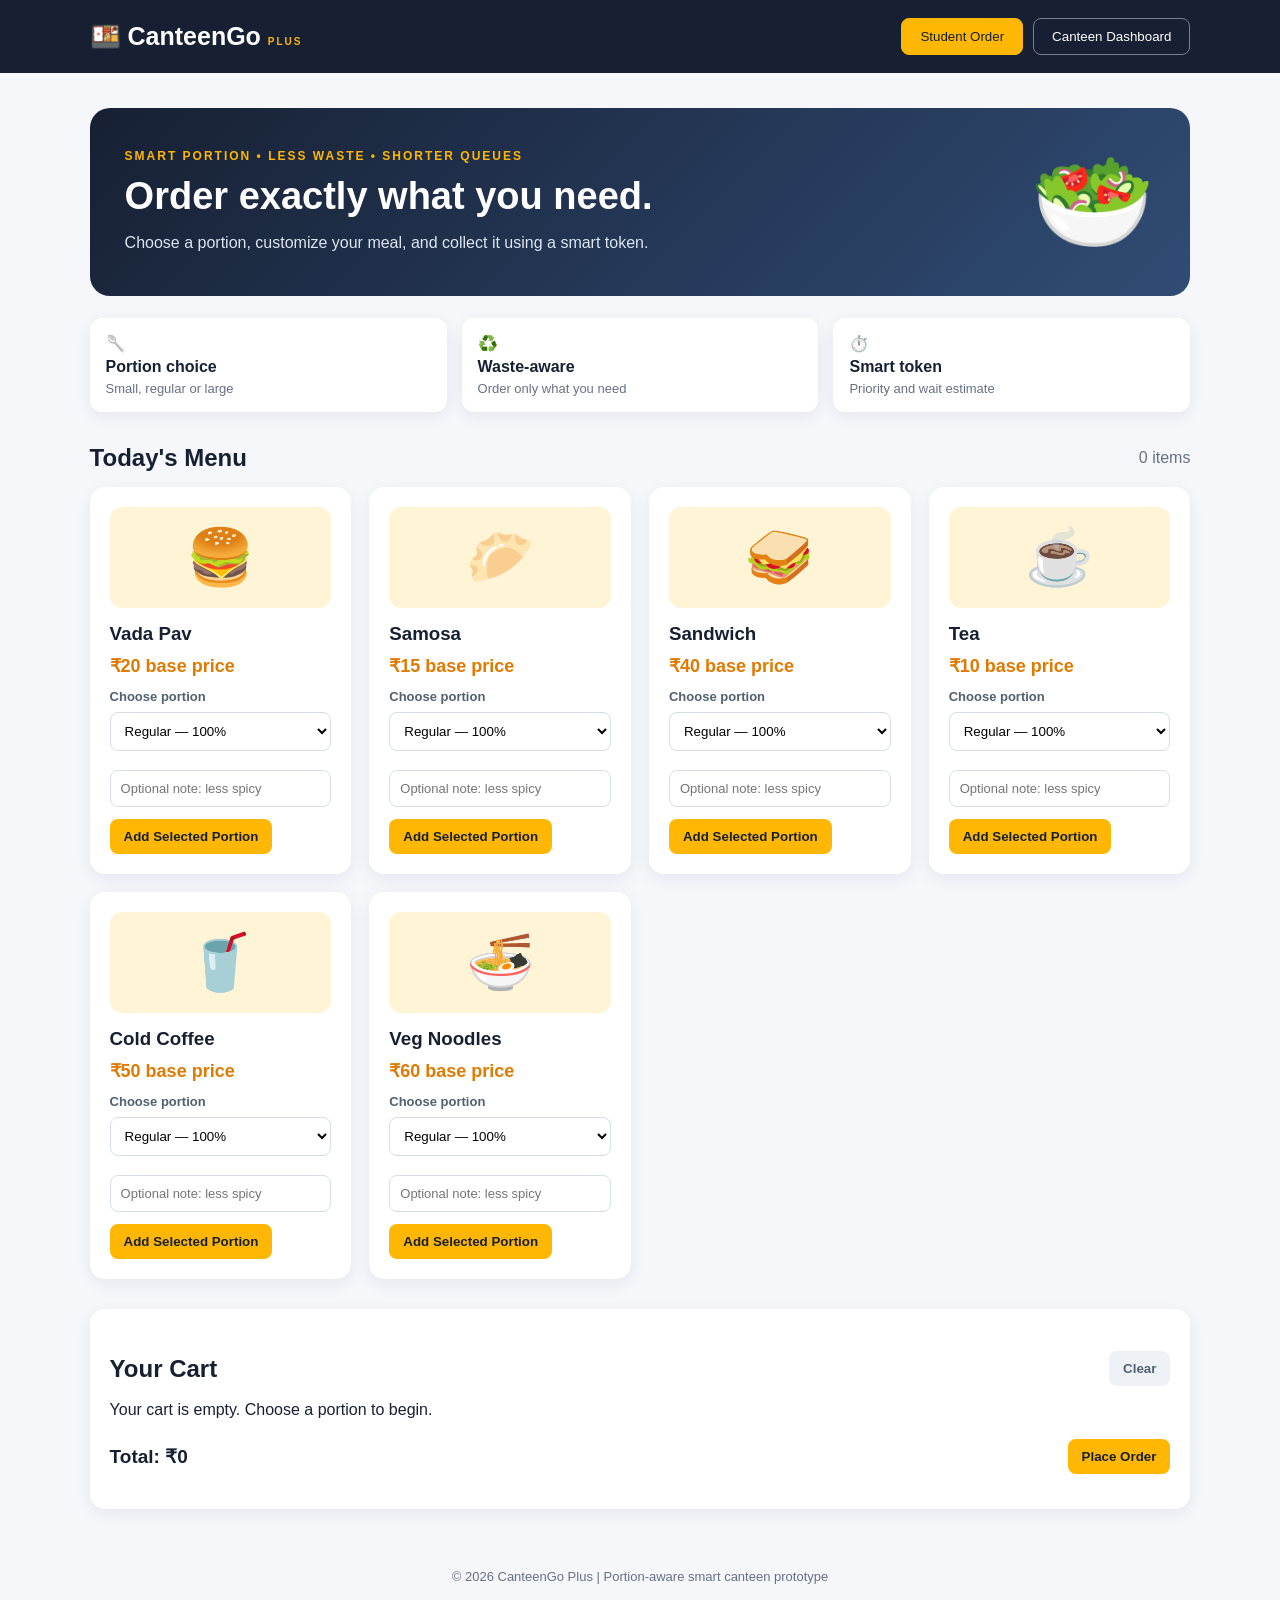
<file: index.html>
<!DOCTYPE html>
<html lang="en">
<head>
<meta charset="UTF-8">
<meta name="viewport" content="width=device-width, initial-scale=1.0">
<title>CanteenGo Plus | Smart Portion Ordering</title>
<link rel="stylesheet" href="style.css">
</head>
<body>
<header>
  <div class="brand">🍱 CanteenGo <small>PLUS</small></div>
  <nav>
    <button class="nav-btn active" onclick="showPage('studentPage',this)">Student Order</button>
    <button class="nav-btn" onclick="showPage('canteenPage',this)">Canteen Dashboard</button>
  </nav>
</header>

<main>
<section id="studentPage" class="page">
  <div class="hero">
    <div>
      <p class="tag">SMART PORTION • LESS WASTE • SHORTER QUEUES</p>
      <h1>Order exactly what you need.</h1>
      <p>Choose a portion, customize your meal, and collect it using a smart token.</p>
    </div>
    <div class="hero-icon">🥗</div>
  </div>

  <div class="feature-strip">
    <div>🥄 <b>Portion choice</b><span>Small, regular or large</span></div>
    <div>♻️ <b>Waste-aware</b><span>Order only what you need</span></div>
    <div>⏱️ <b>Smart token</b><span>Priority and wait estimate</span></div>
  </div>

  <div class="section-title"><h2>Today's Menu</h2><span id="cartCount">0 items</span></div>
  <div id="menuGrid" class="menu-grid"></div>

  <div class="cart-card">
    <div class="section-title"><h2>Your Cart</h2><button class="clear-btn" onclick="clearCart()">Clear</button></div>
    <div id="cartItems"></div>
    <div class="cart-bottom"><strong>Total: ₹<span id="cartTotal">0</span></strong><button class="primary-btn" onclick="placeOrder()">Place Order</button></div>
    <p id="studentMessage" class="message"></p>
  </div>
</section>

<section id="canteenPage" class="page hidden">
  <div class="dashboard-heading">
    <div><p class="tag">STAFF PANEL</p><h1>Smart Canteen Dashboard</h1><p>View portions, allergies, priorities and order status.</p></div>
    <button class="secondary-btn" onclick="resetOrders()">Reset Demo</button>
  </div>
  <div class="stats">
    <div class="stat-card"><span>Pending</span><strong id="pendingCount">0</strong></div>
    <div class="stat-card"><span>Preparing</span><strong id="preparingCount">0</strong></div>
    <div class="stat-card"><span>Ready</span><strong id="readyCount">0</strong></div>
    <div class="stat-card"><span>Collected</span><strong id="completedCount">0</strong></div>
  </div>
  <div class="priority-card"><h2>🧠 Smart Recommendation</h2><p id="priorityRecommendation">No pending orders yet.</p></div>
  <div class="section-title"><h2>All Orders</h2><button class="clear-btn" onclick="clearCompleted()">Clear Completed</button></div>
  <div id="ordersList"></div>
</section>
</main>
<footer>© 2026 CanteenGo Plus | Portion-aware smart canteen prototype</footer>
<script src="script.js"></script>
</body>
</html>
</file>
<file: style.css>
*{box-sizing:border-box;margin:0;padding:0}
body{font-family:Arial,Helvetica,sans-serif;background:#f5f7fb;color:#172033;min-height:100vh}
header{background:#172033;color:#fff;padding:18px 7%;display:flex;justify-content:space-between;align-items:center;gap:20px}
.brand{font-size:25px;font-weight:800}.brand small{font-size:10px;color:#ffb703;letter-spacing:2px}
nav{display:flex;gap:10px}.nav-btn{border:1px solid #718096;background:transparent;color:#fff;padding:10px 18px;border-radius:8px;cursor:pointer}.nav-btn.active,.nav-btn:hover{background:#ffb703;color:#172033;border-color:#ffb703}
main{width:86%;max-width:1200px;margin:35px auto}.hidden{display:none}.hero,.dashboard-heading{background:linear-gradient(135deg,#172033,#304c75);color:#fff;border-radius:20px;padding:35px;display:flex;justify-content:space-between;align-items:center;margin-bottom:22px}
.tag{font-size:12px;letter-spacing:2px;color:#ffb703;font-weight:bold;margin-bottom:12px}h1{font-size:38px;margin-bottom:12px}.hero p:not(.tag),.dashboard-heading p:not(.tag){color:#dce5f2;line-height:1.6}.hero-icon{font-size:100px}
.feature-strip{display:grid;grid-template-columns:repeat(3,1fr);gap:15px;margin-bottom:32px}.feature-strip div{background:#fff;padding:16px;border-radius:12px;box-shadow:0 5px 18px #17203312}.feature-strip b,.feature-strip span{display:block;margin-top:5px}.feature-strip span{font-size:13px;color:#667085}
.section-title{display:flex;justify-content:space-between;align-items:center;margin:22px 0 15px}.section-title span{color:#667085}
.menu-grid{display:grid;grid-template-columns:repeat(auto-fit,minmax(250px,1fr));gap:18px}.menu-card,.cart-card,.stat-card,.priority-card,.order-card{background:#fff;border-radius:15px;padding:20px;box-shadow:0 5px 18px #17203312}
.food-image{font-size:55px;background:#fff4d6;border-radius:12px;text-align:center;padding:18px;margin-bottom:15px}.menu-card h3{margin-bottom:8px}.price{font-weight:bold;font-size:18px;color:#e07a00;margin:10px 0}
.portion-label{font-size:13px;color:#526070;font-weight:bold}.portion-select,.note-input{width:100%;padding:10px;border:1px solid #d8dee9;border-radius:8px;margin:7px 0 12px;background:#fff}.note-input{font-size:13px}
.primary-btn,.secondary-btn,.clear-btn,.status-btn{border:0;border-radius:8px;padding:10px 14px;cursor:pointer;font-weight:bold}.primary-btn{background:#ffb703;color:#172033}.secondary-btn{background:#fff;color:#172033}.clear-btn{background:#eef1f6;color:#526070}
.cart-card{margin-top:30px}.cart-row{padding:15px 0;border-bottom:1px solid #edf0f5}.cart-row-top,.cart-row-bottom{display:flex;justify-content:space-between;align-items:center;gap:10px}.cart-row-bottom{margin-top:9px}.qty button{border:0;background:#e8edf5;border-radius:5px;padding:5px 9px;cursor:pointer}.cart-bottom{display:flex;justify-content:space-between;align-items:center;padding-top:20px;font-size:19px}.message{margin-top:15px;color:#16803c;font-weight:bold}
.stats{display:grid;grid-template-columns:repeat(4,1fr);gap:15px;margin-bottom:20px}.stat-card span{display:block;color:#667085;margin-bottom:10px}.stat-card strong{font-size:30px}.priority-card{border-left:5px solid #ffb703;margin-bottom:30px}.priority-card p{margin-top:10px;color:#526070}
.order-card{margin-bottom:15px;display:flex;justify-content:space-between;align-items:center;gap:20px}.order-info h3{margin-bottom:8px}.order-info p{color:#667085;line-height:1.6}.order-actions{display:flex;align-items:center;gap:8px;flex-wrap:wrap;justify-content:flex-end}.status-badge{padding:7px 10px;border-radius:20px;font-size:12px;font-weight:bold;background:#eef1f6}.status-btn{background:#172033;color:#fff}.status-btn:hover{background:#304c75}
footer{text-align:center;padding:25px;color:#667085;font-size:13px}
@media(max-width:700px){header,.hero,.dashboard-heading{flex-direction:column;align-items:flex-start}h1{font-size:28px}.stats,.feature-strip{grid-template-columns:1fr 1fr}.order-card{flex-direction:column;align-items:flex-start}.order-actions{justify-content:flex-start}.cart-bottom{gap:15px;flex-direction:column;align-items:flex-start}}
</file>
